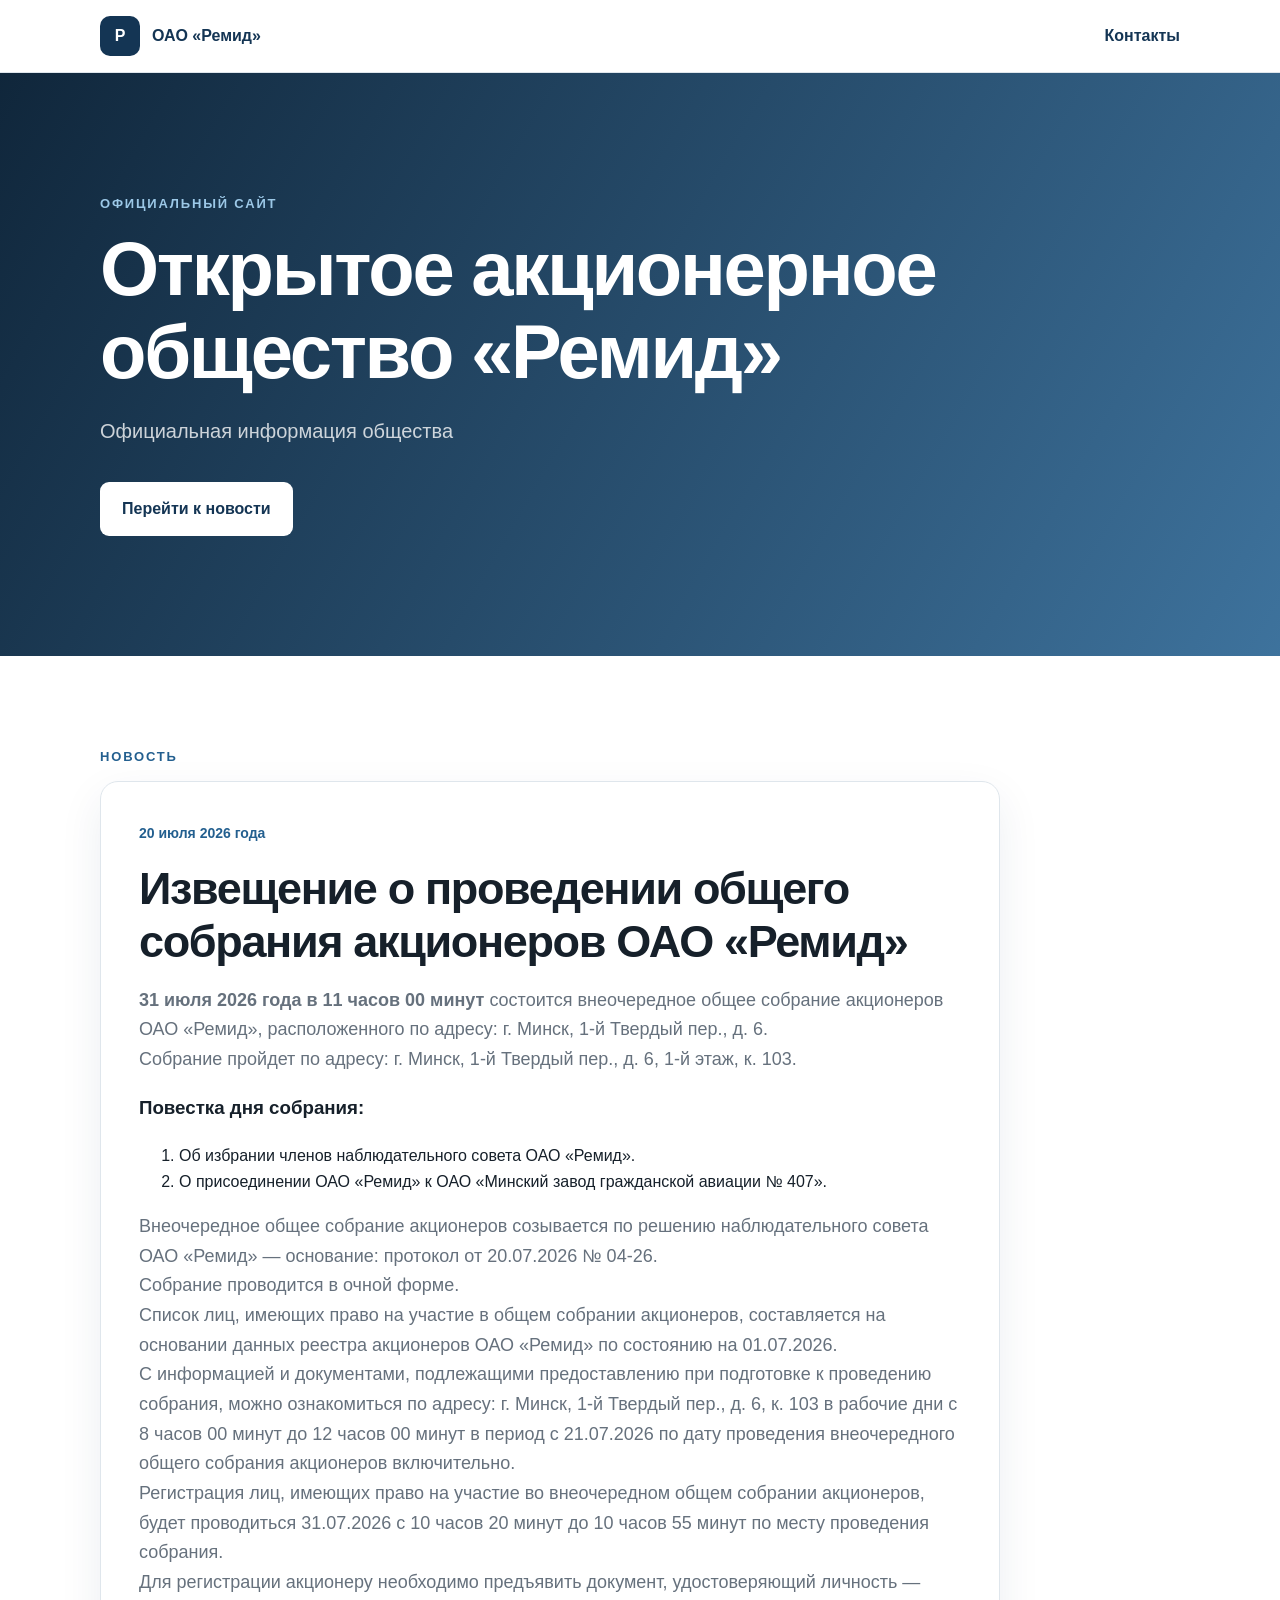
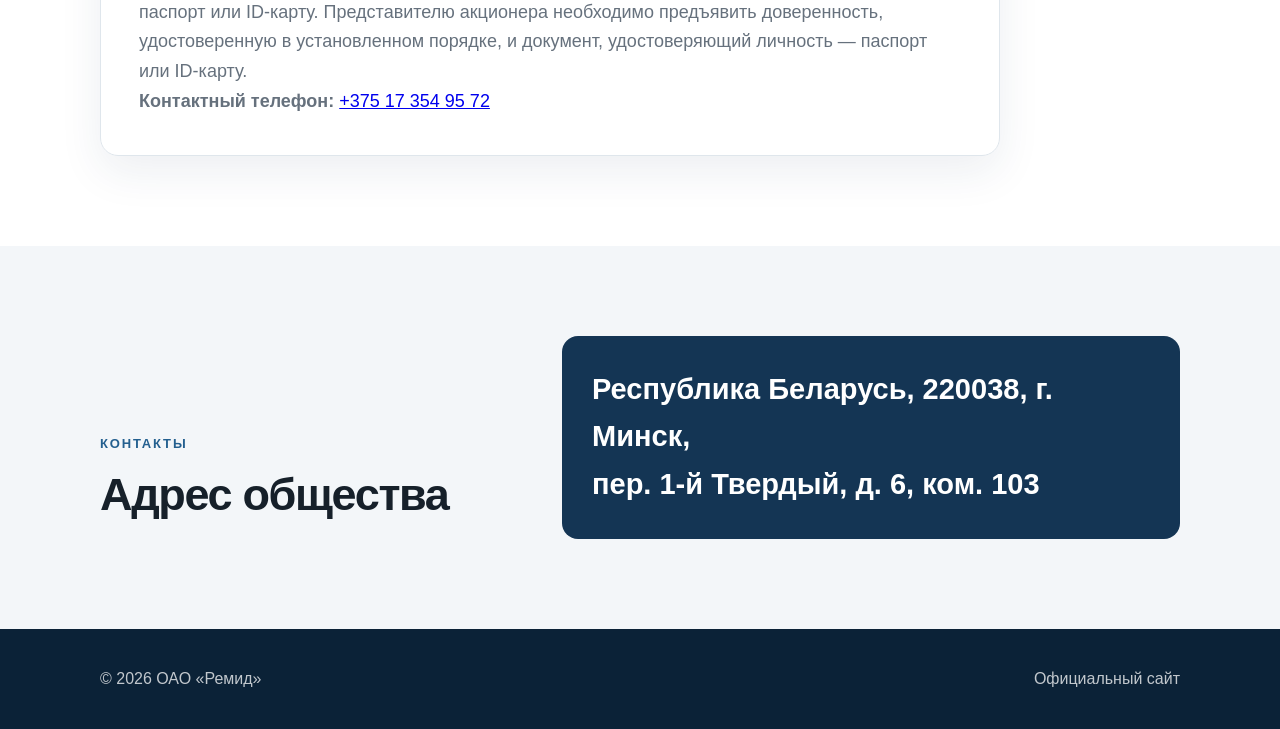
<file: index.html>
<!DOCTYPE html>
<html lang="ru">
<head>
  <meta charset="UTF-8">
  <meta name="viewport" content="width=device-width, initial-scale=1.0">

  <title>ОАО «Ремид» — официальный сайт</title>
<link rel="icon" href="/favicon.ico" sizes="any">
<link rel="icon" type="image/svg+xml" href="/favicon.svg">
<link rel="shortcut icon" href="/favicon.ico">
<link rel="apple-touch-icon" href="/apple-touch-icon.png">

  <meta name="description" content="Официальный сайт Открытого акционерного общества «Ремид». Республика Беларусь, г. Минск.">

  <meta name="keywords" content="Ремид, ОАО Ремид, Remid, ремид.site, Минск">

  <meta property="og:title" content="ОАО «Ремид»">
  <meta property="og:description" content="Официальный сайт ОАО «Ремид»">
  <meta property="og:type" content="website">
  <meta property="og:url" content="https://remid.site">

  <link rel="canonical" href="https://remid.site/">

  <link rel="stylesheet" href="style.css">
</head>
<body>
  <header class="header">
    <div class="container header__inner">
      <a class="brand" href="#top"><span class="brand__mark">Р</span><span>ОАО «Ремид»</span></a>
      <a class="header__link" href="#contacts">Контакты</a>
    </div>
  </header>

  <main id="top">
    <section class="hero">
      <div class="container">
        <p class="label">Официальный сайт</p>
        <h1>Открытое акционерное общество «Ремид»</h1>
        <p class="hero__text">Официальная информация общества</p>
        <a class="button" href="#news">Перейти к новости</a>
      </div>
    </section>

    <section class="section" id="news">
      <div class="container">
        <p class="label label--dark">Новость</p>
        <article class="news">
  <time class="news__date" datetime="2026-07-20">20 июля 2026 года</time>

  <h2>Извещение о проведении общего собрания акционеров ОАО «Ремид»</h2>

  <p>
    <strong>31 июля 2026 года в 11 часов 00 минут</strong>
    состоится внеочередное общее собрание акционеров ОАО «Ремид»,
    расположенного по адресу: г. Минск, 1-й Твердый пер., д. 6.
  </p>

  <p>
    Собрание пройдет по адресу: г. Минск, 1-й Твердый пер.,
    д. 6, 1-й этаж, к. 103.
  </p>

  <h3>Повестка дня собрания:</h3>

  <ol>
    <li>Об избрании членов наблюдательного совета ОАО «Ремид».</li>
    <li>
      О присоединении ОАО «Ремид» к ОАО «Минский завод гражданской
      авиации № 407».
    </li>
  </ol>

  <p>
    Внеочередное общее собрание акционеров созывается по решению
    наблюдательного совета ОАО «Ремид» — основание: протокол
    от 20.07.2026 № 04-26.
  </p>

  <p>Собрание проводится в очной форме.</p>

  <p>
    Список лиц, имеющих право на участие в общем собрании акционеров,
    составляется на основании данных реестра акционеров ОАО «Ремид»
    по состоянию на 01.07.2026.
  </p>

  <p>
    С информацией и документами, подлежащими предоставлению при
    подготовке к проведению собрания, можно ознакомиться по адресу:
    г. Минск, 1-й Твердый пер., д. 6, к. 103 в рабочие дни
    с 8 часов 00 минут до 12 часов 00 минут в период с 21.07.2026
    по дату проведения внеочередного общего собрания акционеров
    включительно.
  </p>

  <p>
    Регистрация лиц, имеющих право на участие во внеочередном общем
    собрании акционеров, будет проводиться 31.07.2026 с 10 часов
    20 минут до 10 часов 55 минут по месту проведения собрания.
  </p>

  <p>
    Для регистрации акционеру необходимо предъявить документ,
    удостоверяющий личность — паспорт или ID-карту. Представителю
    акционера необходимо предъявить доверенность, удостоверенную
    в установленном порядке, и документ, удостоверяющий личность —
    паспорт или ID-карту.
  </p>

  <p>
    <strong>Контактный телефон:</strong>
    <a href="tel:+375173549572">+375 17 354 95 72</a>
  </p>
</article>
      </div>
    </section>

    <section class="section section--soft" id="contacts">
      <div class="container contacts">
        <div>
          <p class="label label--dark">Контакты</p>
          <h2>Адрес общества</h2>
        </div>
        <address>Республика Беларусь, 220038, г. Минск,<br>пер. 1-й Твердый, д. 6, ком. 103</address>
      </div>
    </section>
  </main>

  <footer class="footer">
    <div class="container footer__inner">
      <span>© <span id="year"></span> ОАО «Ремид»</span>
      <span>Официальный сайт</span>
    </div>
  </footer>

  <script src="script.js"></script>
</body>
</html>
</file>
<file: style.css>
:root{--navy:#143554;--navy-dark:#0b2237;--blue:#235f8f;--paper:#fff;--soft:#f3f6f9;--text:#16202a;--muted:#66717d;--line:#dfe6ec}*{box-sizing:border-box}html{scroll-behavior:smooth}body{margin:0;font-family:Arial,Helvetica,sans-serif;color:var(--text);background:var(--paper);line-height:1.65}.container{width:min(1080px,calc(100% - 40px));margin:0 auto}.header{position:sticky;top:0;z-index:10;background:rgba(255,255,255,.96);border-bottom:1px solid var(--line);backdrop-filter:blur(10px)}.header__inner,.footer__inner{min-height:72px;display:flex;align-items:center;justify-content:space-between;gap:24px}.brand{display:inline-flex;align-items:center;gap:12px;color:var(--navy);text-decoration:none;font-weight:700}.brand__mark{width:40px;height:40px;display:grid;place-items:center;border-radius:10px;color:#fff;background:var(--navy)}.header__link{color:var(--navy);text-decoration:none;font-weight:700}.hero{padding:120px 0;color:#fff;background:linear-gradient(120deg,rgba(11,34,55,.98),rgba(35,95,143,.88)),radial-gradient(circle at 85% 20%,rgba(255,255,255,.18),transparent 32%)}.label{margin:0 0 14px;color:#9cc8e7;font-size:13px;font-weight:700;letter-spacing:.14em;text-transform:uppercase}.label--dark{color:var(--blue)}h1,h2{margin-top:0;letter-spacing:-.03em}h1{max-width:900px;margin-bottom:22px;font-size:clamp(42px,7vw,76px);line-height:1.08}h2{margin-bottom:18px;font-size:clamp(30px,4vw,45px);line-height:1.18}.hero__text{margin:0 0 34px;color:rgba(255,255,255,.78);font-size:20px}.button{display:inline-block;padding:14px 22px;border-radius:9px;color:var(--navy);background:#fff;text-decoration:none;font-weight:700}.section{padding:90px 0}.section--soft{background:var(--soft)}.news{max-width:900px;padding:38px;border:1px solid var(--line);border-radius:18px;box-shadow:0 16px 44px rgba(20,53,84,.08)}.news__date{display:inline-block;margin-bottom:16px;color:var(--blue);font-size:14px;font-weight:700}.news p{margin:0;color:var(--muted);font-size:18px}.contacts{display:grid;grid-template-columns:.8fr 1.2fr;gap:50px;align-items:end}.contacts address{padding:30px;border-radius:16px;color:#fff;background:var(--navy);font-style:normal;font-size:clamp(21px,3vw,29px);font-weight:700}.footer{color:rgba(255,255,255,.75);background:var(--navy-dark)}.footer__inner{min-height:100px}@media(max-width:760px){.hero{padding:85px 0}.section{padding:65px 0}.contacts{grid-template-columns:1fr;gap:20px}.news{padding:25px}.footer__inner{padding:25px 0;align-items:flex-start;flex-direction:column;justify-content:center;gap:4px}}
</file>
